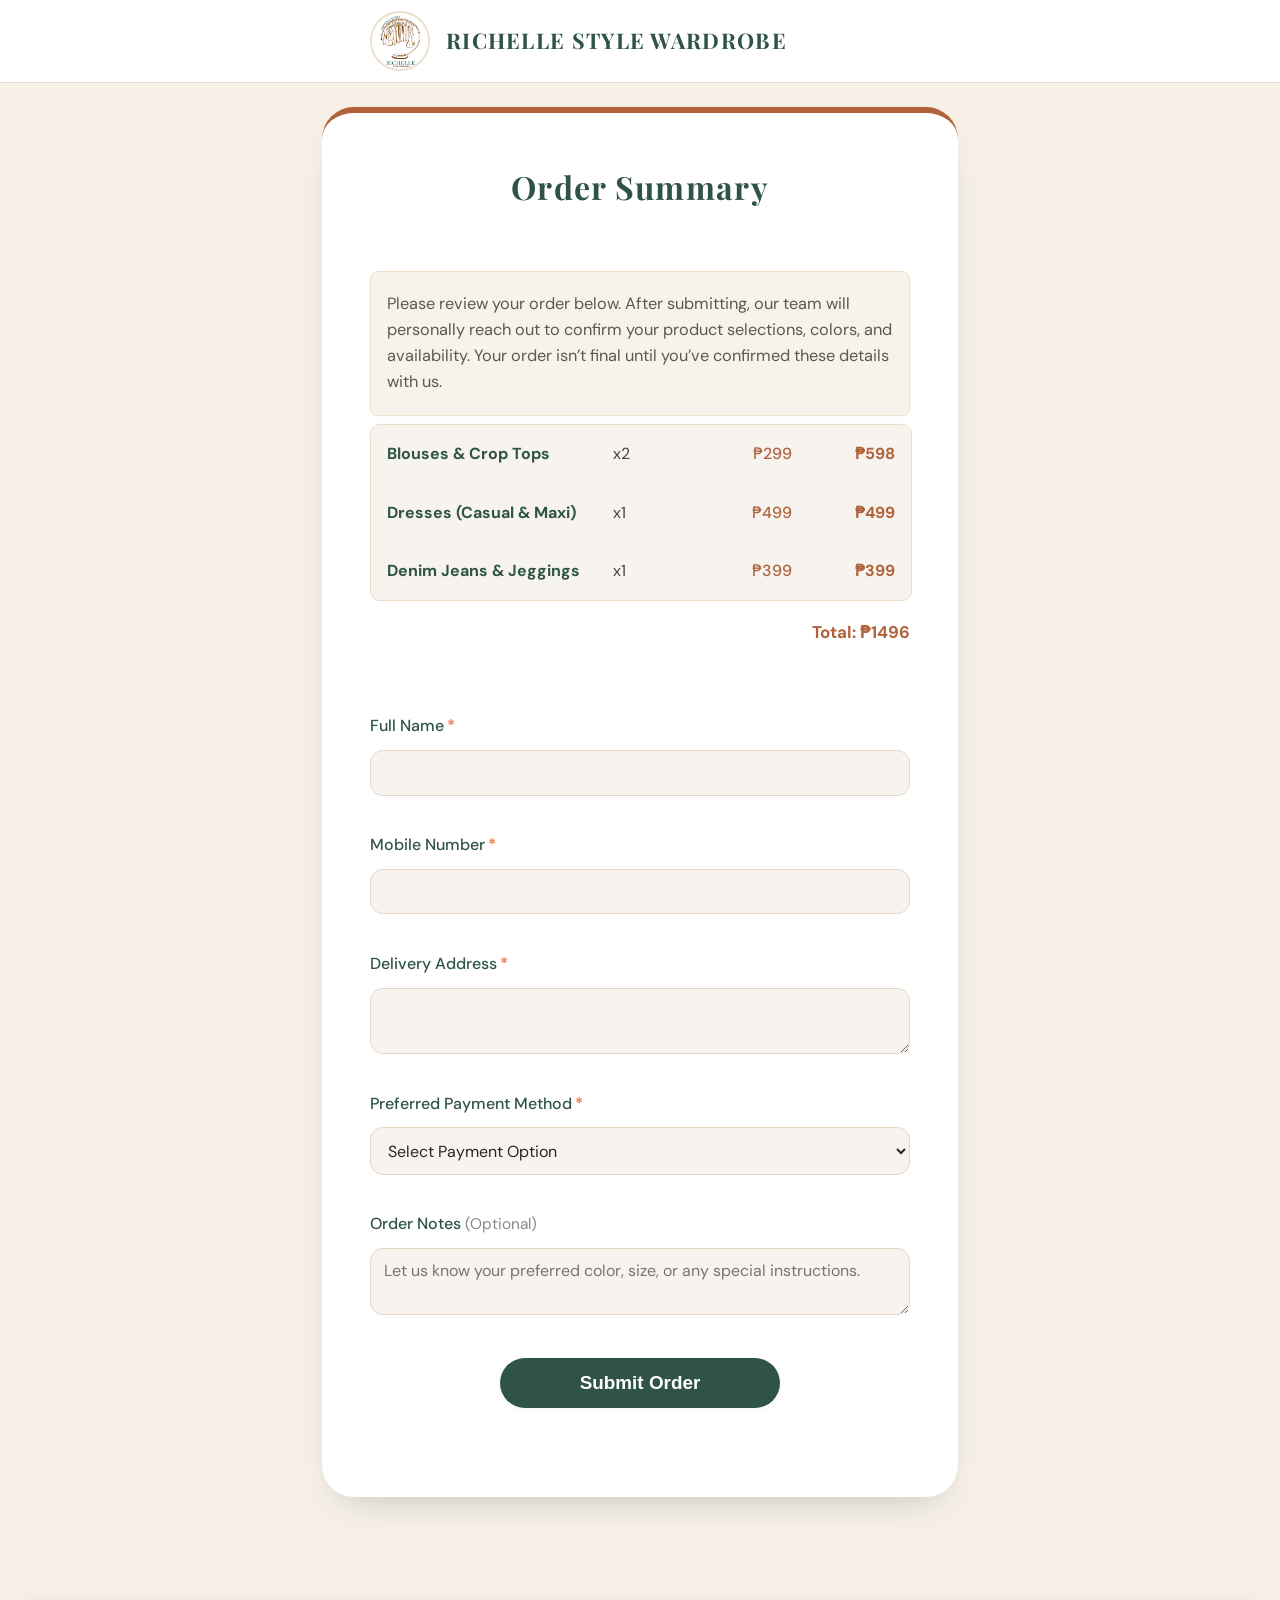
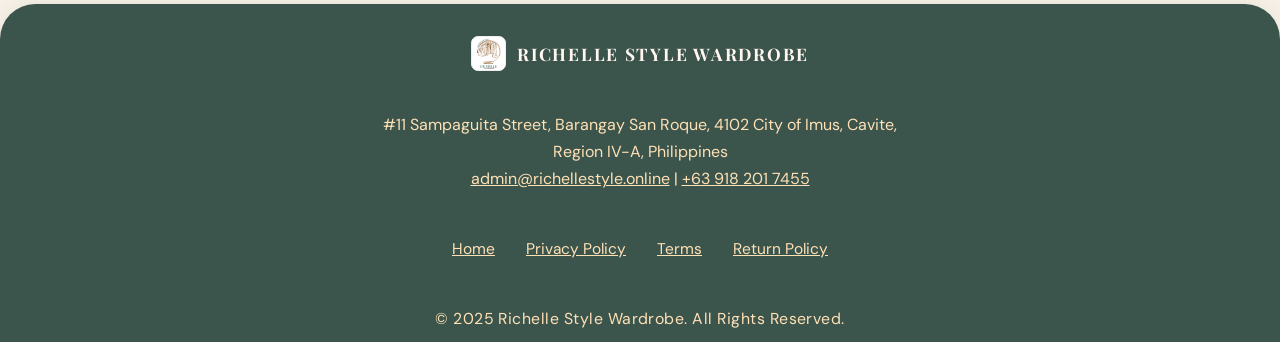
<file: order-summary.html>
<!DOCTYPE html>
<html lang="en">
<head>
  <meta charset="UTF-8">
  <meta name="viewport" content="width=device-width,initial-scale=1.0">
  <meta name="description" content="Order Summary - Richelle Style Wardrobe. Review your cart, submit your order, and get payment instructions.">
  <meta name="theme-color" content="#fff6f0">
  <link rel="icon" type="image/png" href="image/LOGO.png">
  <title>Order Summary | Richelle Style Wardrobe</title>
  <style>
    :root {
      --main-bg: #fff6f0;
      --accent: #44685B;
      --secondary: #8B5B2B;
      --text-dark: #222;
      --text-light: #fff;
      --section-bg: #fff;
      --border-radius: 14px;
      --shadow: 0 2px 14px rgba(68,104,91,0.09);
      --max-width: 540px;
      --input-bg: #f7f3ef;
      --error: #c22;
      --success: #2a864a;
    }

    html, body {
      margin: 0;
      padding: 0;
      background: var(--main-bg);
      color: var(--text-dark);
      font-family: 'Segoe UI', 'Arial', sans-serif;
      font-size: 16px;
      line-height: 1.6;
      min-height: 100vh;
    }

    body {
      display: flex;
      flex-direction: column;
      min-height: 100vh;
      align-items: center;
      justify-content: flex-start;
      background: var(--main-bg);
    }

    header {
      width: 100%;
      background: var(--section-bg);
      box-shadow: var(--shadow);
      padding: 0;
      border-bottom: 2px solid #e5ded1;
      position: sticky;
      top: 0;
      z-index: 100;
    }

    .navbar {
      display: flex;
      align-items: center;
      justify-content: space-between;
      max-width: var(--max-width);
      margin: auto;
      padding: 0.7rem 1.2rem 0.7rem 1.2rem;
    }

    .logo-box {
      display: flex;
      align-items: center;
      gap: 1rem;
    }
    .logo-box img {
      height: 48px;
      width: 48px;
      object-fit: contain;
      border-radius: 8px;
      background: #fff;
      border: 1px solid #eee;
    }
    .brand-text {
      font-family: "Georgia", serif;
      font-size: 1.35rem;
      font-weight: bold;
      color: var(--accent);
      letter-spacing: 1px;
      line-height: 1.1;
    }

    main {
      width: 100%;
      max-width: var(--max-width);
      margin: 0 auto;
      flex: 1;
      display: flex;
      flex-direction: column;
      align-items: center;
      background: var(--main-bg);
      padding: 2.2rem 1rem 1.2rem 1rem;
    }

    .summary-container {
      background: var(--section-bg);
      border-radius: var(--border-radius);
      box-shadow: var(--shadow);
      padding: 2rem 1.2rem;
      width: 100%;
      max-width: 100%;
      margin-bottom: 2.5rem;
      display: flex;
      flex-direction: column;
      align-items: center;
    }

    .summary-title {
      font-family: "Georgia", serif;
      font-size: 2rem;
      color: var(--accent);
      font-weight: 700;
      margin: 0 0 1.2em 0;
      letter-spacing: 0.04em;
      text-align: center;
    }

    .cart-review {
      width: 100%;
      margin-bottom: 2em;
    }

    .cart-list {
      width: 100%;
      margin: 0 0 1.1em 0;
      padding: 0;
      list-style: none;
      border-radius: 10px;
      background: var(--input-bg);
      border: 1px solid #ebddc7;
      box-shadow: 0 1px 5px rgba(176,135,71,0.03);
    }
    .cart-list li {
      display: flex;
      align-items: center;
      justify-content: space-between;
      padding: 1em 1em;
      border-bottom: 1px solid #f4eee4;
      font-size: 1em;
    }
    .cart-list li:last-child {
      border-bottom: none;
    }
    .cart-prod-name {
      font-weight: bold;
      color: var(--accent);
      flex: 2 1 120px;
    }
    .cart-prod-qty {
      color: #444;
      margin: 0 0.6em;
      flex: 1 0 28px;
    }
    .cart-prod-price {
      color: var(--secondary);
      font-weight: 500;
      flex: 1 0 44px;
      text-align: right;
    }
    .cart-prod-total {
      color: var(--secondary);
      font-weight: bold;
      flex: 1 0 55px;
      text-align: right;
    }
    .cart-total-row {
      display: flex;
      justify-content: flex-end;
      font-weight: bold;
      color: var(--secondary);
      font-size: 1.06em;
      margin-top: 1em;
      margin-bottom: 0.5em;
    }

    /* Customer Info Form */
    .customer-form {
      width: 100%;
      max-width: 100%;
      margin-top: 1.7em;
      margin-bottom: 1.7em;
      display: flex;
      flex-direction: column;
      gap: 1.2em;
    }
    .form-row {
      display: flex;
      flex-direction: column;
      gap: 0.5em;
    }
    label {
      font-weight: 500;
      color: var(--accent);
      margin-bottom: 0.2em;
      font-size: 1em;
    }
    input, select, textarea {
      font-size: 1em;
      border-radius: 7px;
      border: 1.3px solid #e6d7c5;
      background: var(--input-bg);
      padding: 0.7em 0.8em;
      outline: none;
      margin-bottom: 0.1em;
      font-family: inherit;
      color: var(--text-dark);
      transition: border 0.11s;
      box-sizing: border-box;
    }
    input:focus, select:focus, textarea:focus {
      border-color: var(--accent);
    }
    textarea {
      min-height: 47px;
      resize: vertical;
    }
    .required {
      color: #e88050;
      font-weight: bold;
      margin-left: 0.2em;
    }
    .error-msg {
      color: var(--error);
      font-size: 0.98em;
      margin-top: 0.2em;
      margin-bottom: 0.3em;
    }
    .success-msg {
      color: var(--success);
      font-size: 1.1em;
      font-weight: bold;
      margin-top: 0.5em;
      margin-bottom: 1em;
      text-align: center;
    }

    /* Checkout Button */
    .checkout-btn {
      background: var(--accent);
      color: var(--text-light);
      border: none;
      border-radius: 8px;
      font-size: 1.18em;
      font-weight: 600;
      padding: 0.75em 2em;
      cursor: pointer;
      transition: background 0.16s;
      box-shadow: 0 2px 8px rgba(34,34,34,0.04);
      margin-top: 1.2em;
      margin-bottom: 0.7em;
      width: 100%;
      max-width: 280px;
      align-self: center;
    }
    .checkout-btn:hover {
      background: #2c453b;
    }

    .info-block {
      background: #f8f3ea;
      border-radius: 8px;
      padding: 1.2em 1em;
      color: #5b594f;
      font-size: 1.02em;
      margin: 1.2em 0 0.5em 0;
      box-shadow: 0 1px 7px rgba(176,135,71,0.03);
      border: 1px solid #f1e1c9;
    }
    .info-block strong {
      color: var(--accent);
    }

    /* Confirmation Section */
    .confirmation-block {
      background: #f1f8f5;
      border-radius: 10px;
      padding: 2em 1.2em;
      color: #295c45;
      text-align: center;
      font-size: 1.12em;
      box-shadow: 0 2px 12px rgba(34,102,81,0.07);
      margin-top: 1.2em;
      margin-bottom: 1em;
      border: 1px solid #d6e8e2;
    }
    .confirmation-block strong {
      color: #24704b;
      font-weight: bold;
    }

    /* Footer */
    footer {
      background: #3b544c;
      color: #ffe1b6;
      border-top: 2px solid #44685B;
      box-shadow: 0 -2px 14px rgba(68,104,91,0.08);
      font-size: 1em;
      width: 100%;
      margin-top: 2.2rem;
      position: relative;
    }
    .footer-content {
      max-width: var(--max-width);
      margin: auto;
      padding: 2em 1.2em 1em 1.2em;
      display: flex;
      flex-direction: column;
      align-items: center;
      gap: 1.5em;
    }
    .footer-logo {
      display: flex;
      align-items: center;
      gap: 0.7em;
      margin-bottom: 0.5em;
    }
    .footer-logo img {
      height: 33px;
      width: 33px;
      object-fit: contain;
      border-radius: 7px;
      background: #fff;
      border: 1px solid #eee;
    }
    .footer-brand {
      color: #fff6f0;
      font-weight: bold;
      font-family: "Georgia", serif;
      font-size: 1.08em;
      letter-spacing: 0.09em;
      text-shadow: 0 1px 4px rgba(0,0,0,0.04);
    }
    .footer-contact {
      margin: 0.5em 0 0.5em 0;
      color: #ffe1b6;
      font-size: 1em;
      text-align: center;
      line-height: 1.7em;
    }
    .footer-contact a {
      color: #ffe1b6;
      text-decoration: underline;
      transition: color 0.13s;
    }
    .footer-contact a:hover {
      color: #fff;
    }
    .footer-links {
      margin: 0.8em 0 0.8em 0;
      display: flex;
      gap: 1em;
      justify-content: center;
      flex-wrap: wrap;
      font-size: 0.97em;
    }
    .footer-links a {
      color: #ffe1b6;
      text-decoration: underline;
      transition: color 0.13s;
      margin: 0 0.5em;
    }
    .footer-links a:hover {
      color: #fff;
    }
    .footer-bottom {
      width: 100%;
      text-align: center;
      font-size: 0.99em;
      color: #ffe1b6;
      padding: 1em 0 0.7em 0;
      letter-spacing: 0.03em;
    }
    @media (max-width: 540px) {
      main {
        padding: 1.2rem 0.2rem 0.5rem 0.2rem;
      }
      .summary-container {
        padding: 1.1rem 0.3rem;
      }
      .footer-content {
        padding: 1.2em 0.2em 1em 0.2em;
        gap: 1em;
      }
    }
  </style>
  <link rel="preconnect" href="https://fonts.googleapis.com"><link rel="preconnect" href="https://fonts.gstatic.com" crossorigin><link href="https://fonts.googleapis.com/css2?family=DM+Sans:wght@400;500;700&family=Playfair+Display:wght@600;700;800&display=swap" rel="stylesheet"><link rel="stylesheet" href="polish.css">
</head>
<body>
  <header>
    <div class="navbar">
      <div class="logo-box">
        <img src="image/LOGO.png" alt="Richelle Style Wardrobe Logo">
        <span class="brand-text">RICHELLE STYLE WARDROBE</span>
      </div>
    </div>
  </header>
  <main>
    <div class="summary-container">
      <div class="summary-title">Order Summary</div>
      <div class="info-block" id="info-block">
        Please review your order below. After submitting, our team will personally reach out to confirm your product selections, colors, and availability. Your order isn’t final until you’ve confirmed these details with us.
      </div>
      <div class="cart-review" id="cart-review">
        <ul class="cart-list" id="cart-list">
          <!-- Cart items will be injected here by JS -->
        </ul>
        <div class="cart-total-row" id="cart-total-row">Total: ₱<span id="cart-total">0</span></div>
      </div>
      <form class="customer-form" id="customer-form" autocomplete="on">
        <div class="form-row">
          <label for="customer-name">Full Name<span class="required">*</span></label>
          <input type="text" id="customer-name" name="customer-name" required autocomplete="name">
          <div class="error-msg" id="error-name"></div>
        </div>
        <div class="form-row">
          <label for="customer-phone">Mobile Number<span class="required">*</span></label>
          <input type="tel" id="customer-phone" name="customer-phone" required autocomplete="tel" pattern="^09\d{9}$|^\+639\d{9}$">
          <div class="error-msg" id="error-phone"></div>
        </div>
        <div class="form-row">
          <label for="customer-address">Delivery Address<span class="required">*</span></label>
          <textarea id="customer-address" name="customer-address" required autocomplete="street-address"></textarea>
          <div class="error-msg" id="error-address"></div>
        </div>
        <div class="form-row">
          <label for="payment-method">Preferred Payment Method<span class="required">*</span></label>
          <select id="payment-method" name="payment-method" required>
            <option value="">Select Payment Option</option>
            <option value="GCash">GCash</option>
            <option value="Bank Transfer">Bank Transfer (BDO)</option>
            <option value="COD">Cash on Delivery (Cavite only)</option>
          </select>
          <div class="error-msg" id="error-payment"></div>
        </div>
        <div class="form-row">
          <label for="customer-note">Order Notes <span style="color:#888;font-weight:400;font-size:0.96em;">(Optional)</span></label>
          <textarea id="customer-note" name="customer-note" autocomplete="off" placeholder="Let us know your preferred color, size, or any special instructions."></textarea>
        </div>
        <button type="submit" class="checkout-btn" id="submit-order-btn">Submit Order</button>
        <div class="success-msg" id="submit-success" style="display:none;"></div>
      </form>
      <div class="info-block" id="payment-info" style="display:none;">
        <strong>Next Steps:</strong> Once you confirm your order details with our team, we'll send you a secure payment link based on your selected payment method.<br>
        <br>
        Please complete your payment within <strong>24 hours</strong> to ensure your order is processed. Orders will be automatically canceled if payment is not received within this window. Thank you for your understanding!
      </div>
      <div class="confirmation-block" id="confirmation-block" style="display:none;">
        <strong>Order Submitted Successfully!</strong>
        <br><br>
        Thank you for placing your order with Richelle Style Wardrobe. One of our team members will reach out shortly to help finalize your order details, including colors, availability, and any custom preferences.
        <br><br>
        Please verify all details when contacted. After confirmation, you’ll receive a secure payment link for your chosen method. Kindly complete payment within <strong>24 hours</strong> to avoid automatic cancellation.
        <br><br>
        We appreciate your trust in us and look forward to assisting you!
      </div>
    </div>
  </main>
  <footer>
    <div class="footer-content">
      <div class="footer-logo">
        <img src="image/LOGO.png" alt="Richelle Style Wardrobe Footer Logo">
        <span class="footer-brand">RICHELLE STYLE WARDROBE</span>
      </div>
      <div class="footer-contact">
        #11 Sampaguita Street, Barangay San Roque, 4102 City of Imus, Cavite, Region IV-A, Philippines<br>
        <a href="mailto:admin@richellestyle.online">admin@richellestyle.online</a> |
        <a href="tel:+639182017455">+63 918 201 7455</a>
      </div>
      <div class="footer-links"><a href="index.html">Home</a>
        <a href="privacy-policy.html">Privacy Policy</a>
        <a href="terms.html">Terms</a>
        <a href="refund-policy.html">Return Policy</a>
      </div>
    </div>
    <div class="footer-bottom">
      &copy; 2025 Richelle Style Wardrobe. All Rights Reserved.
    </div>
  </footer>
  <script>
    // Demo cart data for illustration (replace with actual cart logic)
    let cart = [
      {name: "Blouses & Crop Tops", price: 299, qty: 2},
      {name: "Dresses (Casual & Maxi)", price: 499, qty: 1},
      {name: "Denim Jeans & Jeggings", price: 399, qty: 1}
    ];

    // Renders cart items on the summary page
    function renderCart() {
      const cartList = document.getElementById('cart-list');
      const cartTotalRow = document.getElementById('cart-total-row');
      let total = 0;
      cartList.innerHTML = "";
      if (cart.length === 0) {
        cartList.innerHTML = '<li style="text-align:center;color:#888;font-style:italic;padding:1.2em;">Your cart is empty.</li>';
        cartTotalRow.innerHTML = '';
        return;
      }
      cart.forEach(item => {
        const lineTotal = item.price * item.qty;
        total += lineTotal;
        const li = document.createElement('li');
        li.innerHTML =
          `<span class="cart-prod-name">${item.name}</span>
           <span class="cart-prod-qty">x${item.qty}</span>
           <span class="cart-prod-price">₱${item.price}</span>
           <span class="cart-prod-total">₱${lineTotal}</span>`;
        cartList.appendChild(li);
      });
      cartTotalRow.innerHTML = `Total: ₱<span id="cart-total">${total}</span>`;
    }
    renderCart();

    // Form Validation
    function validateForm() {
      let valid = true;
      // Name validation
      const name = document.getElementById('customer-name').value.trim();
      if (!name) {
        document.getElementById('error-name').textContent = "Please enter your full name.";
        valid = false;
      } else {
        document.getElementById('error-name').textContent = "";
      }
      // Phone validation
      const phone = document.getElementById('customer-phone').value.trim();
      const phonePattern = /^09\d{9}$|^\+639\d{9}$/;
      if (!phone) {
        document.getElementById('error-phone').textContent = "Please enter your mobile number.";
        valid = false;
      } else if (!phonePattern.test(phone)) {
        document.getElementById('error-phone').textContent = "Enter a valid PH mobile number (e.g. 09XXXXXXXXX or +639XXXXXXXXX).";
        valid = false;
      } else {
        document.getElementById('error-phone').textContent = "";
      }
      // Address
      const address = document.getElementById('customer-address').value.trim();
      if (!address) {
        document.getElementById('error-address').textContent = "Delivery address is required.";
        valid = false;
      } else {
        document.getElementById('error-address').textContent = "";
      }
      // Payment
      const payment = document.getElementById('payment-method').value;
      if (!payment) {
        document.getElementById('error-payment').textContent = "Please select a payment method.";
        valid = false;
      } else {
        document.getElementById('error-payment').textContent = "";
      }
      return valid;
    }

    // Handle form submission
    document.getElementById('customer-form').addEventListener('submit', function(e){
      e.preventDefault();
      if (!validateForm()) return;

      // Hide form and show confirmation
      document.getElementById('customer-form').style.display = "none";
      document.getElementById('info-block').style.display = "none";
      document.getElementById('payment-info').style.display = "";
      document.getElementById('confirmation-block').style.display = "";

      // Display success message
      document.getElementById('submit-success').style.display = "none";
    });
  </script>
</body>
</html>
</file>
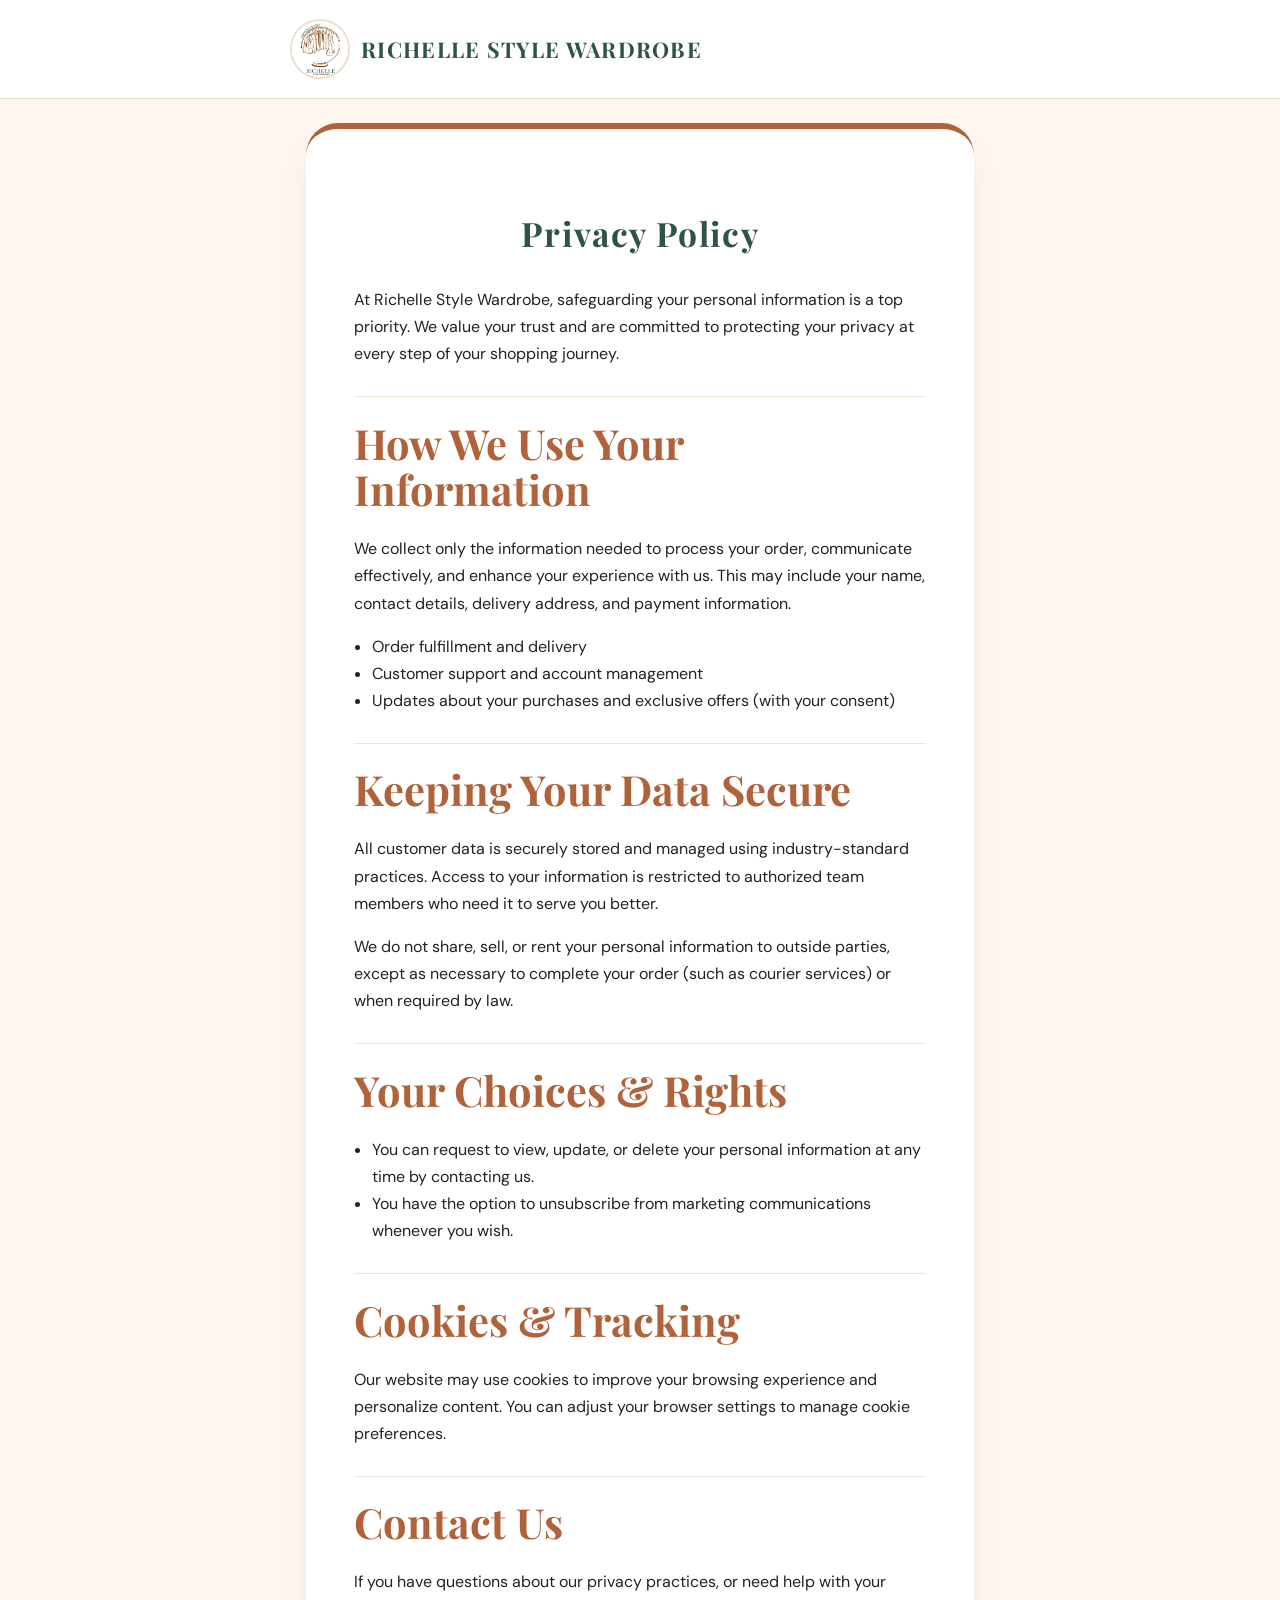
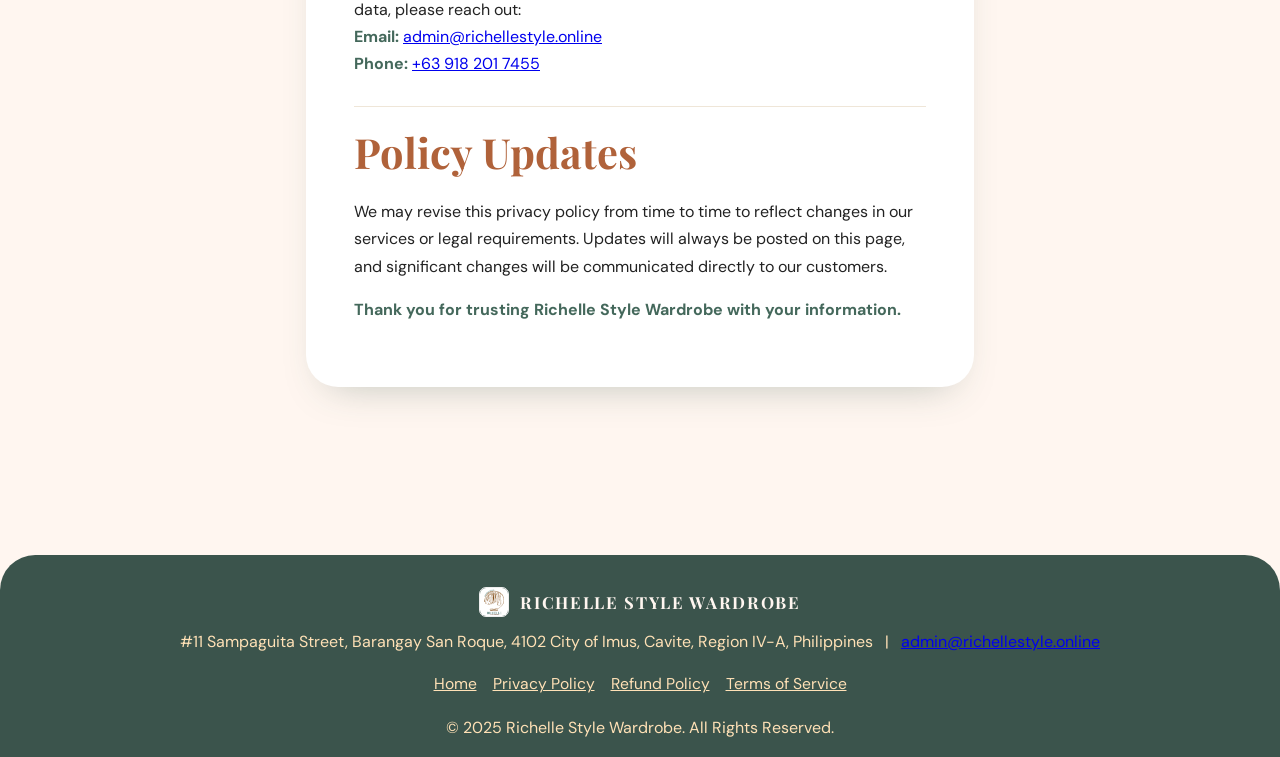
<file: privacy-policy.html>
<!DOCTYPE html>
<html lang="en">
<head>
  <meta charset="UTF-8">
  <meta name="viewport" content="width=device-width,initial-scale=1.0">
  <meta name="description" content="Richelle Style Wardrobe Privacy Policy. Learn how we protect your personal information and keep your data secure.">
  <meta name="theme-color" content="#fff6f0">
  <title>Privacy Policy | Richelle Style Wardrobe</title>
  <link rel="icon" type="image/png" href="image/LOGO.png">
  <style>
    body {
      background: #fff6f0;
      color: #222;
      font-family: 'Segoe UI', Arial, sans-serif;
      margin: 0;
      padding: 0;
      font-size: 16px;
      line-height: 1.7;
      min-height: 100vh;
      display: flex;
      flex-direction: column;
    }
    header {
      background: #fff;
      border-bottom: 2px solid #e5ded1;
      box-shadow: 0 2px 10px rgba(68,104,91,0.04);
      padding: 0.7em 0;
    }
    .navbar {
      max-width: 700px;
      margin: auto;
      padding: 0.5em 1em;
      display: flex;
      align-items: center;
      gap: 1em;
    }
    .logo-box {
      display: flex;
      align-items: center;
      gap: 0.7em;
    }
    .logo-box img {
      width: 38px;
      height: 38px;
      border-radius: 9px;
      object-fit: contain;
      background: #fff;
      border: 1px solid #eee;
    }
    .brand-text {
      font-family: Georgia, serif;
      font-weight: bold;
      color: #44685B;
      font-size: 1.18em;
      letter-spacing: 0.06em;
    }
    main {
      flex: 1;
      max-width: 700px;
      margin: 0 auto;
      background: #fff6f0;
      padding: 2.2em 1em 1.5em 1em;
      box-sizing: border-box;
    }
    .policy-container {
      background: #fff;
      border-radius: 15px;
      box-shadow: 0 2px 14px rgba(68,104,91,0.07);
      padding: 2.2em 1.3em;
    }
    h1 {
      font-size: 2.1em;
      font-family: Georgia, serif;
      color: #44685B;
      margin-bottom: 0.7em;
      letter-spacing: 0.04em;
      text-align: center;
    }
    h2 {
      color: #8B5B2B;
      font-size: 1.15em;
      margin-top: 2em;
      margin-bottom: 0.5em;
      font-weight: bold;
    }
    ul, ol {
      margin: 1em 0 1em 1.1em;
      padding: 0;
    }
    strong {
      color: #44685B;
    }
    footer {
      background: #3b544c;
      color: #ffe1b6;
      border-top: 2px solid #44685B;
      padding: 2em 1em 1em 1em;
      text-align: center;
      font-size: 1em;
      margin-top: 2em;
    }
    .footer-logo {
      display: flex;
      align-items: center;
      justify-content: center;
      gap: 0.7em;
      margin-bottom: 0.7em;
    }
    .footer-logo img {
      width: 28px; height: 28px; border-radius: 7px; background: #fff; border: 1px solid #eee;
    }
    .footer-brand {
      font-family: Georgia, serif;
      font-weight: bold;
      color: #fff6f0;
      font-size: 1.04em;
      letter-spacing: 0.09em;
    }
    .footer-links {
      margin: 1em 0 0.7em 0;
      display: flex;
      gap: 1em;
      justify-content: center;
      flex-wrap: wrap;
    }
    .footer-links a {
      color: #ffe1b6;
      text-decoration: underline;
      transition: color .14s;
      font-size: .98em;
    }
    .footer-links a:hover {
      color: #fff;
    }
    @media (max-width: 700px){
      main, .policy-container, header, footer { padding-left: 0.3em; padding-right: 0.3em;}
    }
    @media (max-width: 450px){
      .policy-container { padding: 1.2em 0.3em;}
      h1 { font-size: 1.3em;}
    }
  </style>
  <link rel="preconnect" href="https://fonts.googleapis.com"><link rel="preconnect" href="https://fonts.gstatic.com" crossorigin><link href="https://fonts.googleapis.com/css2?family=DM+Sans:wght@400;500;700&family=Playfair+Display:wght@600;700;800&display=swap" rel="stylesheet"><link rel="stylesheet" href="polish.css">
</head>
<body>
  <header>
    <nav class="navbar">
      <div class="logo-box">
        <img src="image/LOGO.png" alt="Richelle Style Wardrobe Logo">
        <span class="brand-text">RICHELLE STYLE WARDROBE</span>
      </div>
    </nav>
  </header>
  <main>
    <section class="policy-container">
      <h1>Privacy Policy</h1>
      <p>
        At Richelle Style Wardrobe, safeguarding your personal information is a top priority. We value your trust and are committed to protecting your privacy at every step of your shopping journey.
      </p>
      <h2>How We Use Your Information</h2>
      <p>
        We collect only the information needed to process your order, communicate effectively, and enhance your experience with us. This may include your name, contact details, delivery address, and payment information.
      </p>
      <ul>
        <li>Order fulfillment and delivery</li>
        <li>Customer support and account management</li>
        <li>Updates about your purchases and exclusive offers (with your consent)</li>
      </ul>
      <h2>Keeping Your Data Secure</h2>
      <p>
        All customer data is securely stored and managed using industry-standard practices. Access to your information is restricted to authorized team members who need it to serve you better.
      </p>
      <p>
        We do not share, sell, or rent your personal information to outside parties, except as necessary to complete your order (such as courier services) or when required by law.
      </p>
      <h2>Your Choices & Rights</h2>
      <ul>
        <li>You can request to view, update, or delete your personal information at any time by contacting us.</li>
        <li>You have the option to unsubscribe from marketing communications whenever you wish.</li>
      </ul>
      <h2>Cookies & Tracking</h2>
      <p>
        Our website may use cookies to improve your browsing experience and personalize content. You can adjust your browser settings to manage cookie preferences.
      </p>
      <h2>Contact Us</h2>
      <p>
        If you have questions about our privacy practices, or need help with your data, please reach out:
        <br>
        <strong>Email:</strong> <a href="mailto:admin@richellestyle.online">admin@richellestyle.online</a>
        <br>
        <strong>Phone:</strong> <a href="tel:+639182017455">+63 918 201 7455</a>
      </p>
      <h2>Policy Updates</h2>
      <p>
        We may revise this privacy policy from time to time to reflect changes in our services or legal requirements. Updates will always be posted on this page, and significant changes will be communicated directly to our customers.
      </p>
      <p>
        <strong>Thank you for trusting Richelle Style Wardrobe with your information.</strong>
      </p>
    </section>
  </main>
  <footer>
    <div class="footer-logo">
      <img src="image/LOGO.png" alt="Richelle Style Wardrobe Footer Logo">
      <span class="footer-brand">RICHELLE STYLE WARDROBE</span>
    </div>
    <div>
      #11 Sampaguita Street, Barangay San Roque, 4102 City of Imus, Cavite, Region IV-A, Philippines &nbsp; | &nbsp;
      <a href="mailto:admin@richellestyle.online">admin@richellestyle.online</a>
    </div>
    <div class="footer-links"><a href="index.html">Home</a>
      <a href="privacy-policy.html">Privacy Policy</a>
      <a href="refund-policy.html">Refund Policy</a>
      <a href="terms.html">Terms of Service</a>
    </div>
    <div style="margin-top:1em;">&copy; 2025 Richelle Style Wardrobe. All Rights Reserved.</div>
  </footer>
</body>
</html>
</file>
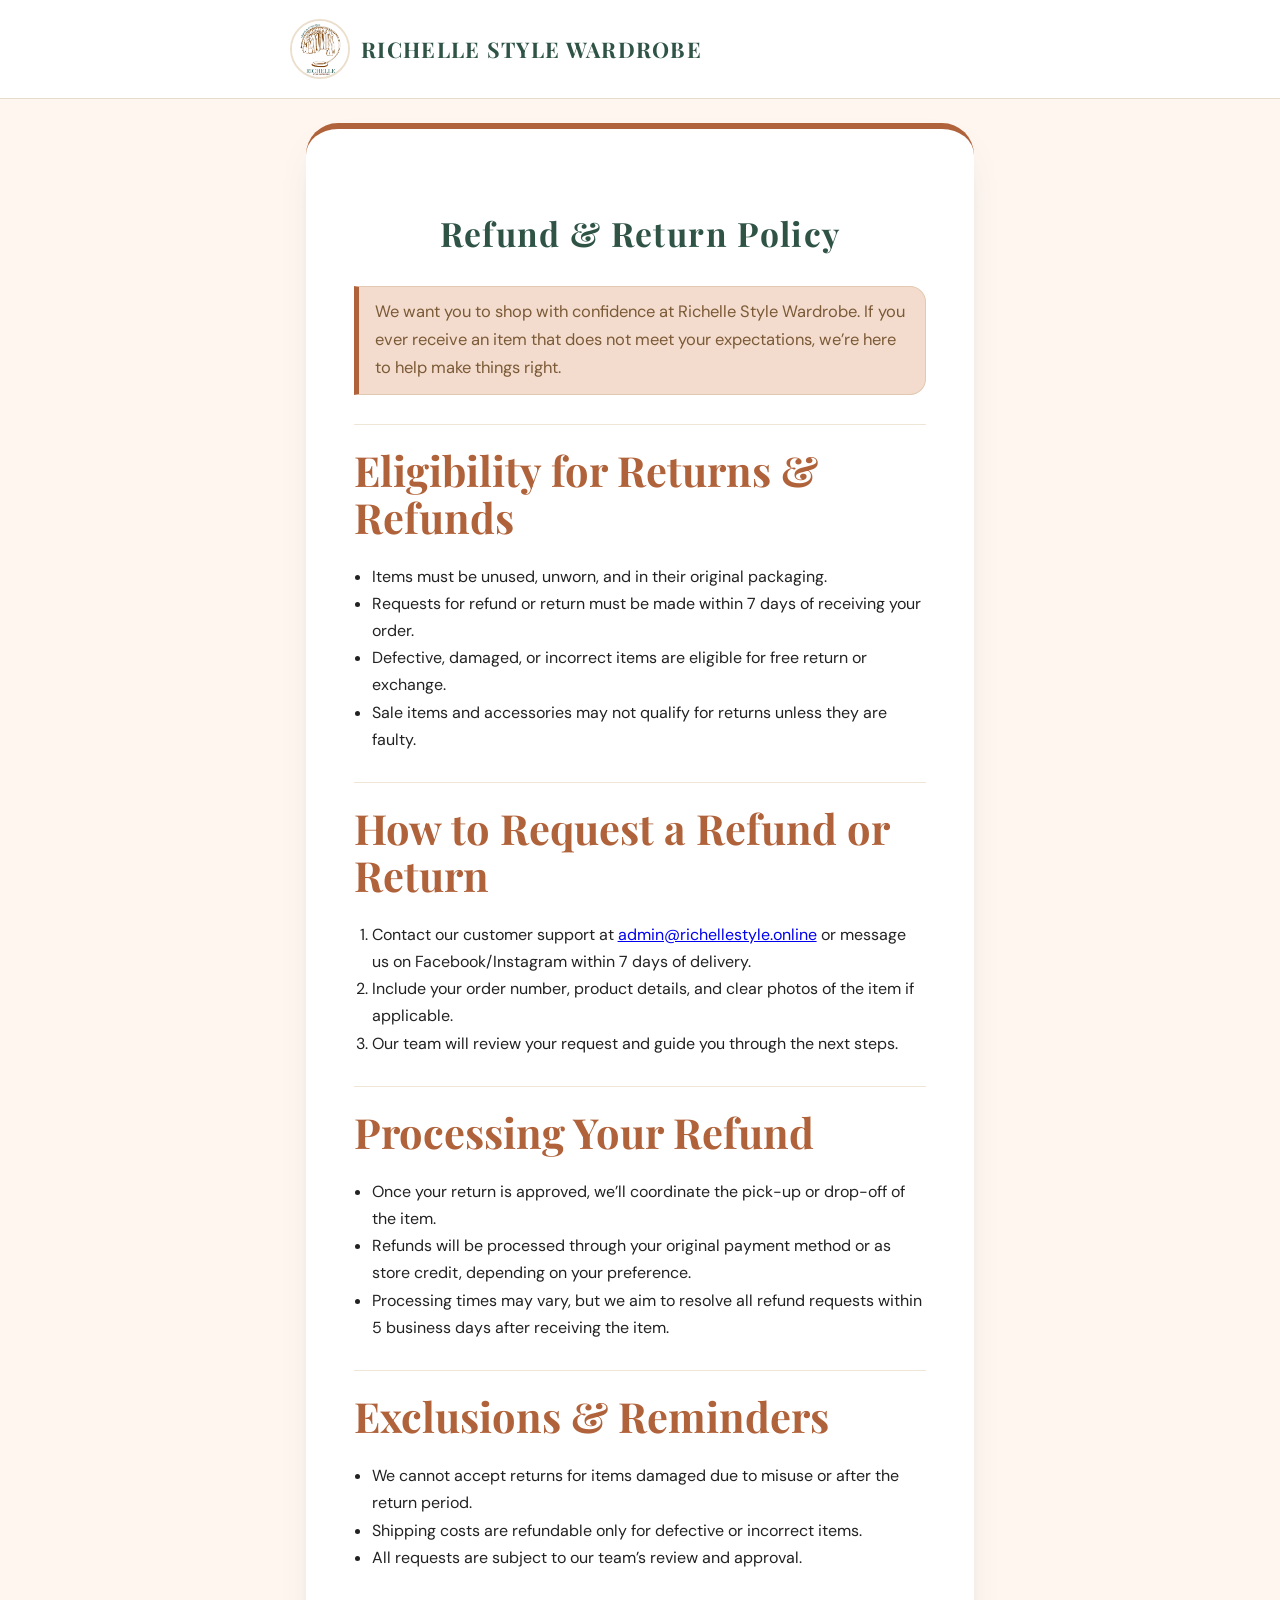
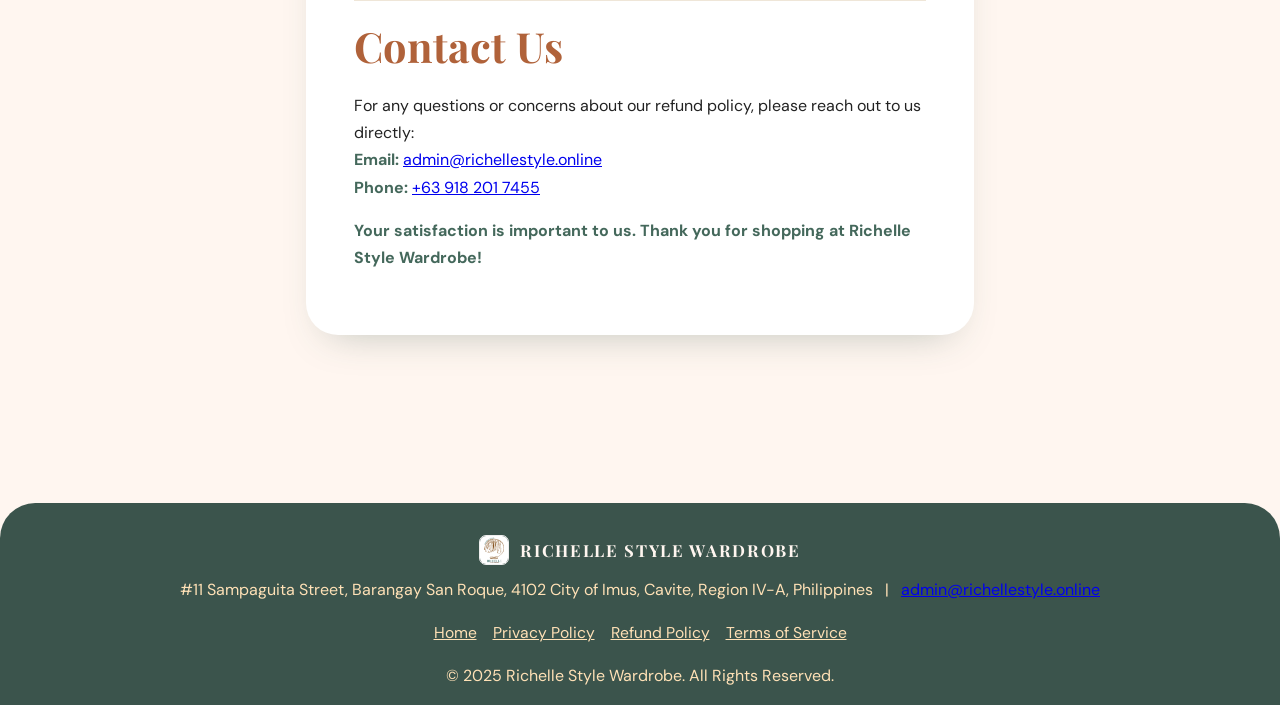
<file: refund-policy.html>
<!DOCTYPE html>
<html lang="en">
<head>
  <meta charset="UTF-8">
  <meta name="viewport" content="width=device-width,initial-scale=1.0">
  <meta name="description" content="Richelle Style Wardrobe Refund Policy. Learn how refunds and returns are processed for your orders.">
  <meta name="theme-color" content="#fff6f0">
  <title>Refund Policy | Richelle Style Wardrobe</title>
  <link rel="icon" type="image/png" href="image/LOGO.png">
  <style>
    body {
      background: #fff6f0;
      color: #222;
      font-family: 'Segoe UI', Arial, sans-serif;
      margin: 0;
      padding: 0;
      font-size: 16px;
      line-height: 1.7;
      min-height: 100vh;
      display: flex;
      flex-direction: column;
    }
    header {
      background: #fff;
      border-bottom: 2px solid #e5ded1;
      box-shadow: 0 2px 10px rgba(68,104,91,0.04);
      padding: 0.7em 0;
    }
    .navbar {
      max-width: 700px;
      margin: auto;
      padding: 0.5em 1em;
      display: flex;
      align-items: center;
      gap: 1em;
    }
    .logo-box {
      display: flex;
      align-items: center;
      gap: 0.7em;
    }
    .logo-box img {
      width: 38px;
      height: 38px;
      border-radius: 9px;
      object-fit: contain;
      background: #fff;
      border: 1px solid #eee;
    }
    .brand-text {
      font-family: Georgia, serif;
      font-weight: bold;
      color: #44685B;
      font-size: 1.18em;
      letter-spacing: 0.06em;
    }
    main {
      flex: 1;
      max-width: 700px;
      margin: 0 auto;
      background: #fff6f0;
      padding: 2.2em 1em 1.5em 1em;
      box-sizing: border-box;
    }
    .policy-container {
      background: #fff;
      border-radius: 15px;
      box-shadow: 0 2px 14px rgba(68,104,91,0.07);
      padding: 2.2em 1.3em;
    }
    h1 {
      font-size: 2.1em;
      font-family: Georgia, serif;
      color: #44685B;
      margin-bottom: 0.7em;
      letter-spacing: 0.04em;
      text-align: center;
    }
    h2 {
      color: #8B5B2B;
      font-size: 1.15em;
      margin-top: 2em;
      margin-bottom: 0.5em;
      font-weight: bold;
    }
    ul, ol {
      margin: 1em 0 1em 1.1em;
      padding: 0;
    }
    strong {
      color: #44685B;
    }
    .highlight {
      background: #faefe1;
      border-radius: 7px;
      padding: 0.7em 1em;
      font-size: 1.03em;
      color: #7b5a37;
      margin: 1em 0;
      border: 1px solid #e2c9b1;
    }
    footer {
      background: #3b544c;
      color: #ffe1b6;
      border-top: 2px solid #44685B;
      padding: 2em 1em 1em 1em;
      text-align: center;
      font-size: 1em;
      margin-top: 2em;
    }
    .footer-logo {
      display: flex;
      align-items: center;
      justify-content: center;
      gap: 0.7em;
      margin-bottom: 0.7em;
    }
    .footer-logo img {
      width: 28px; height: 28px; border-radius: 7px; background: #fff; border: 1px solid #eee;
    }
    .footer-brand {
      font-family: Georgia, serif;
      font-weight: bold;
      color: #fff6f0;
      font-size: 1.04em;
      letter-spacing: 0.09em;
    }
    .footer-links {
      margin: 1em 0 0.7em 0;
      display: flex;
      gap: 1em;
      justify-content: center;
      flex-wrap: wrap;
    }
    .footer-links a {
      color: #ffe1b6;
      text-decoration: underline;
      transition: color .14s;
      font-size: .98em;
    }
    .footer-links a:hover {
      color: #fff;
    }
    @media (max-width: 700px){
      main, .policy-container, header, footer { padding-left: 0.3em; padding-right: 0.3em;}
    }
    @media (max-width: 450px){
      .policy-container { padding: 1.2em 0.3em;}
      h1 { font-size: 1.3em;}
    }
  </style>
  <link rel="preconnect" href="https://fonts.googleapis.com"><link rel="preconnect" href="https://fonts.gstatic.com" crossorigin><link href="https://fonts.googleapis.com/css2?family=DM+Sans:wght@400;500;700&family=Playfair+Display:wght@600;700;800&display=swap" rel="stylesheet"><link rel="stylesheet" href="polish.css">
</head>
<body>
  <header>
    <nav class="navbar">
      <div class="logo-box">
        <img src="image/LOGO.png" alt="Richelle Style Wardrobe Logo">
        <span class="brand-text">RICHELLE STYLE WARDROBE</span>
      </div>
    </nav>
  </header>
  <main>
    <section class="policy-container">
      <h1>Refund & Return Policy</h1>
      <div class="highlight">
        We want you to shop with confidence at Richelle Style Wardrobe. If you ever receive an item that does not meet your expectations, we’re here to help make things right.
      </div>
      <h2>Eligibility for Returns & Refunds</h2>
      <ul>
        <li>Items must be unused, unworn, and in their original packaging.</li>
        <li>Requests for refund or return must be made within 7 days of receiving your order.</li>
        <li>Defective, damaged, or incorrect items are eligible for free return or exchange.</li>
        <li>Sale items and accessories may not qualify for returns unless they are faulty.</li>
      </ul>
      <h2>How to Request a Refund or Return</h2>
      <ol>
        <li>Contact our customer support at <a href="mailto:admin@richellestyle.online">admin@richellestyle.online</a> or message us on Facebook/Instagram within 7 days of delivery.</li>
        <li>Include your order number, product details, and clear photos of the item if applicable.</li>
        <li>Our team will review your request and guide you through the next steps.</li>
      </ol>
      <h2>Processing Your Refund</h2>
      <ul>
        <li>Once your return is approved, we’ll coordinate the pick-up or drop-off of the item.</li>
        <li>Refunds will be processed through your original payment method or as store credit, depending on your preference.</li>
        <li>Processing times may vary, but we aim to resolve all refund requests within 5 business days after receiving the item.</li>
      </ul>
      <h2>Exclusions & Reminders</h2>
      <ul>
        <li>We cannot accept returns for items damaged due to misuse or after the return period.</li>
        <li>Shipping costs are refundable only for defective or incorrect items.</li>
        <li>All requests are subject to our team’s review and approval.</li>
      </ul>
      <h2>Contact Us</h2>
      <p>
        For any questions or concerns about our refund policy, please reach out to us directly:
        <br>
        <strong>Email:</strong> <a href="mailto:admin@richellestyle.online">admin@richellestyle.online</a>
        <br>
        <strong>Phone:</strong> <a href="tel:+639182017455">+63 918 201 7455</a>
      </p>
      <p>
        <strong>Your satisfaction is important to us. Thank you for shopping at Richelle Style Wardrobe!</strong>
      </p>
    </section>
  </main>
  <footer>
    <div class="footer-logo">
      <img src="image/LOGO.png" alt="Richelle Style Wardrobe Footer Logo">
      <span class="footer-brand">RICHELLE STYLE WARDROBE</span>
    </div>
    <div>
      #11 Sampaguita Street, Barangay San Roque, 4102 City of Imus, Cavite, Region IV-A, Philippines &nbsp; | &nbsp;
      <a href="mailto:admin@richellestyle.online">admin@richellestyle.online</a>
    </div>
    <div class="footer-links"><a href="index.html">Home</a>
      <a href="privacy-policy.html">Privacy Policy</a>
      <a href="refund-policy.html">Refund Policy</a>
      <a href="terms.html">Terms of Service</a>
    </div>
    <div style="margin-top:1em;">&copy; 2025 Richelle Style Wardrobe. All Rights Reserved.</div>
  </footer>
</body>
</html>
</file>
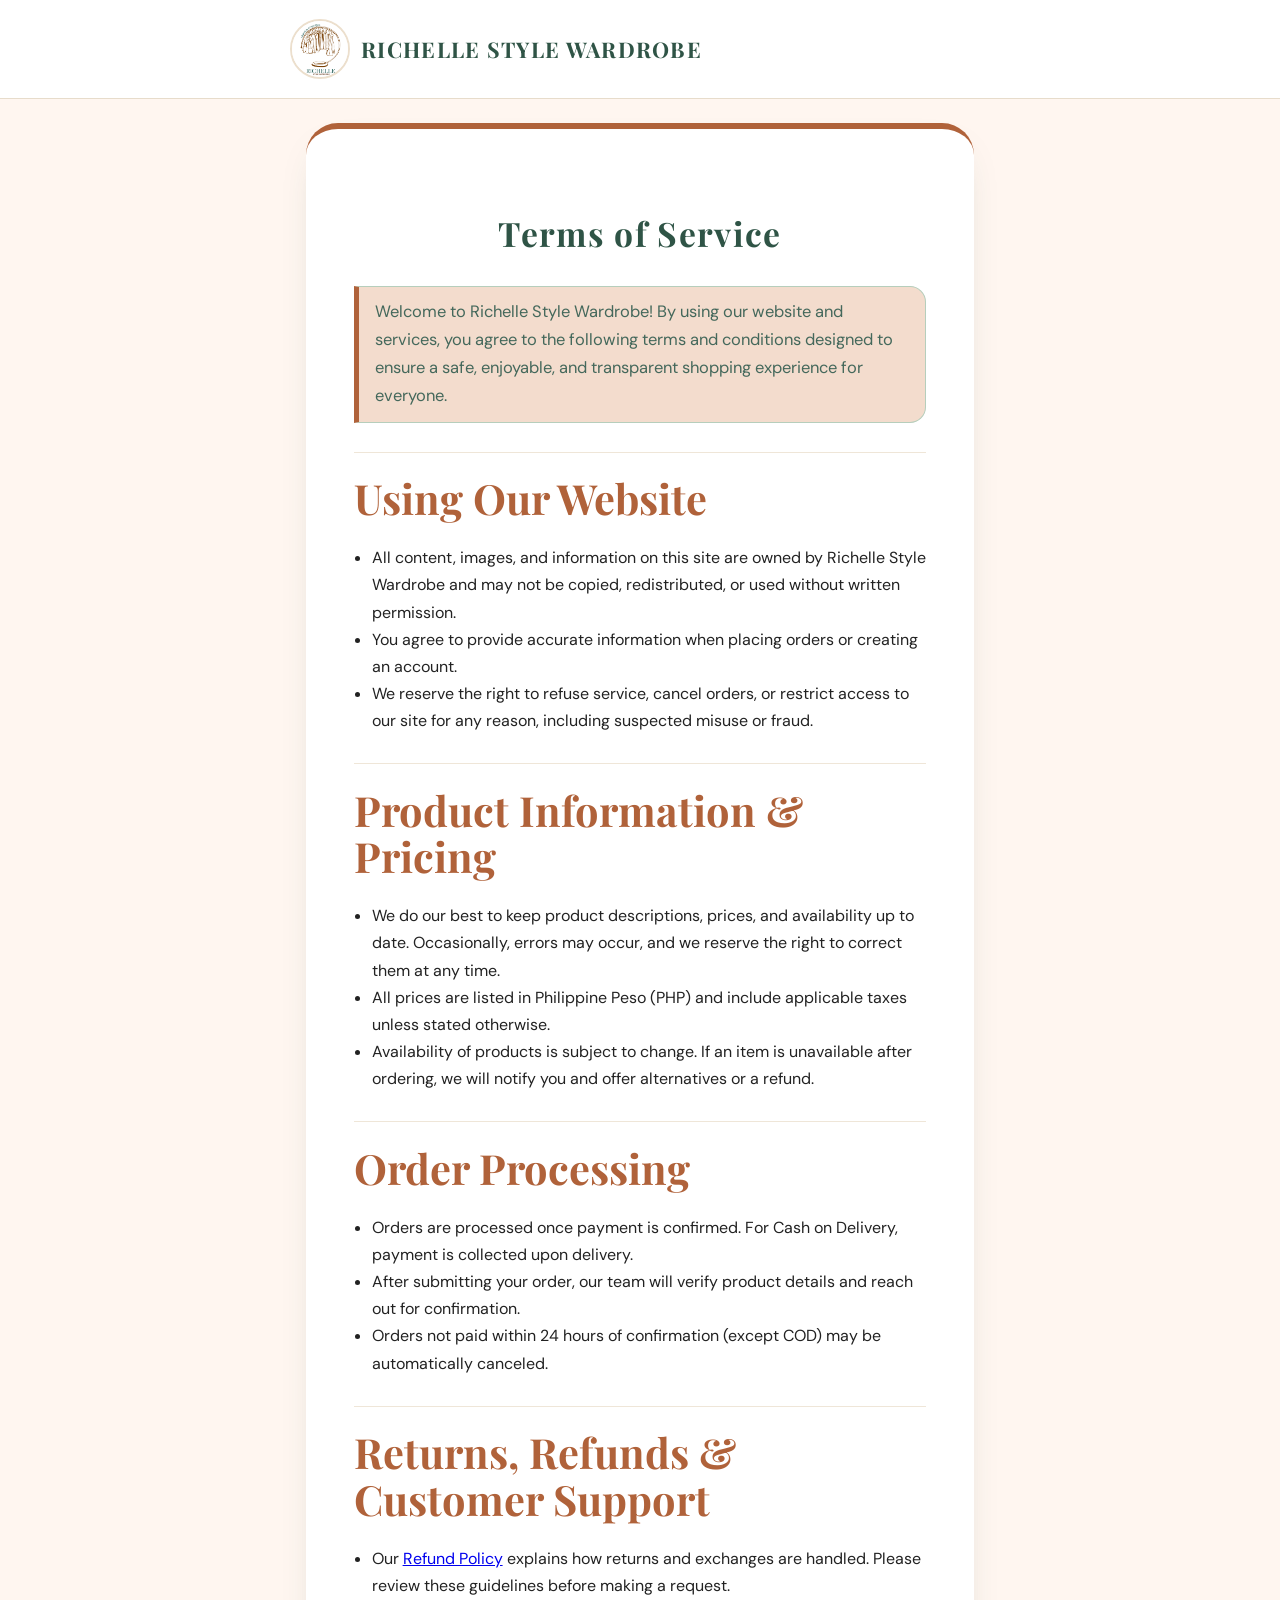
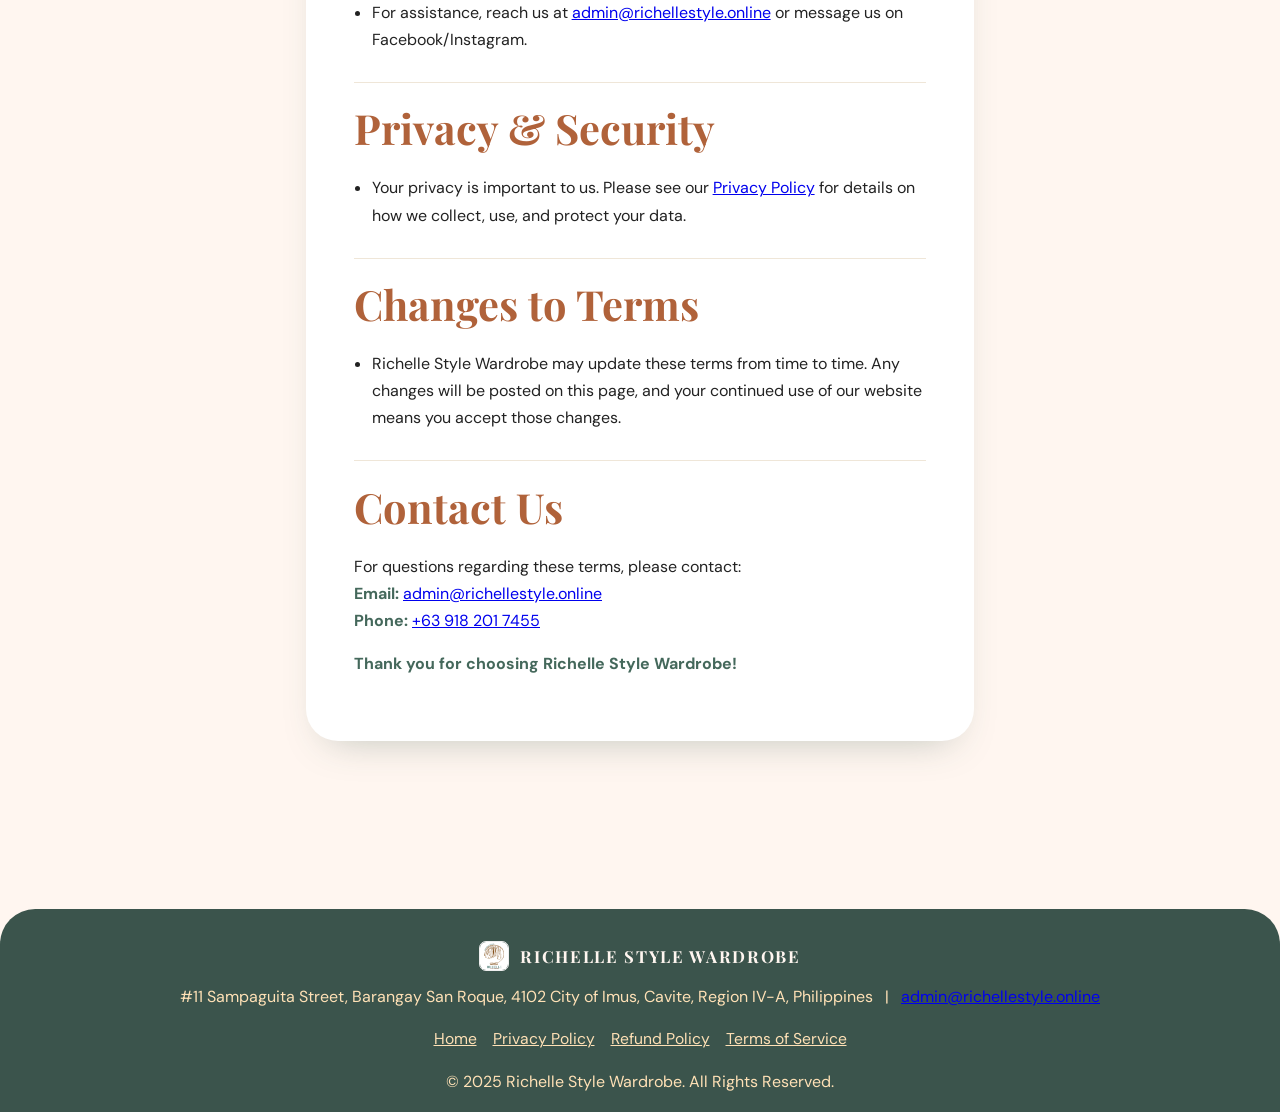
<file: terms.html>
<!DOCTYPE html>
<html lang="en">
<head>
  <meta charset="UTF-8">
  <meta name="viewport" content="width=device-width,initial-scale=1.0">
  <meta name="description" content="Richelle Style Wardrobe Terms of Service. Understand our guidelines for using our website and making purchases.">
  <meta name="theme-color" content="#fff6f0">
  <title>Terms of Service | Richelle Style Wardrobe</title>
  <link rel="icon" type="image/png" href="image/LOGO.png">
  <style>
    body {
      background: #fff6f0;
      color: #222;
      font-family: 'Segoe UI', Arial, sans-serif;
      margin: 0;
      padding: 0;
      font-size: 16px;
      line-height: 1.7;
      min-height: 100vh;
      display: flex;
      flex-direction: column;
    }
    header {
      background: #fff;
      border-bottom: 2px solid #e5ded1;
      box-shadow: 0 2px 10px rgba(68,104,91,0.04);
      padding: 0.7em 0;
    }
    .navbar {
      max-width: 700px;
      margin: auto;
      padding: 0.5em 1em;
      display: flex;
      align-items: center;
      gap: 1em;
    }
    .logo-box {
      display: flex;
      align-items: center;
      gap: 0.7em;
    }
    .logo-box img {
      width: 38px;
      height: 38px;
      border-radius: 9px;
      object-fit: contain;
      background: #fff;
      border: 1px solid #eee;
    }
    .brand-text {
      font-family: Georgia, serif;
      font-weight: bold;
      color: #44685B;
      font-size: 1.18em;
      letter-spacing: 0.06em;
    }
    main {
      flex: 1;
      max-width: 700px;
      margin: 0 auto;
      background: #fff6f0;
      padding: 2.2em 1em 1.5em 1em;
      box-sizing: border-box;
    }
    .policy-container {
      background: #fff;
      border-radius: 15px;
      box-shadow: 0 2px 14px rgba(68,104,91,0.07);
      padding: 2.2em 1.3em;
    }
    h1 {
      font-size: 2.1em;
      font-family: Georgia, serif;
      color: #44685B;
      margin-bottom: 0.7em;
      letter-spacing: 0.04em;
      text-align: center;
    }
    h2 {
      color: #8B5B2B;
      font-size: 1.15em;
      margin-top: 2em;
      margin-bottom: 0.5em;
      font-weight: bold;
    }
    ul, ol {
      margin: 1em 0 1em 1.1em;
      padding: 0;
    }
    strong {
      color: #44685B;
    }
    .highlight {
      background: #e8f5ef;
      border-radius: 7px;
      padding: 0.7em 1em;
      font-size: 1.03em;
      color: #44685B;
      margin: 1em 0;
      border: 1px solid #b6cebc;
    }
    footer {
      background: #3b544c;
      color: #ffe1b6;
      border-top: 2px solid #44685B;
      padding: 2em 1em 1em 1em;
      text-align: center;
      font-size: 1em;
      margin-top: 2em;
    }
    .footer-logo {
      display: flex;
      align-items: center;
      justify-content: center;
      gap: 0.7em;
      margin-bottom: 0.7em;
    }
    .footer-logo img {
      width: 28px; height: 28px; border-radius: 7px; background: #fff; border: 1px solid #eee;
    }
    .footer-brand {
      font-family: Georgia, serif;
      font-weight: bold;
      color: #fff6f0;
      font-size: 1.04em;
      letter-spacing: 0.09em;
    }
    .footer-links {
      margin: 1em 0 0.7em 0;
      display: flex;
      gap: 1em;
      justify-content: center;
      flex-wrap: wrap;
    }
    .footer-links a {
      color: #ffe1b6;
      text-decoration: underline;
      transition: color .14s;
      font-size: .98em;
    }
    .footer-links a:hover {
      color: #fff;
    }
    @media (max-width: 700px){
      main, .policy-container, header, footer { padding-left: 0.3em; padding-right: 0.3em;}
    }
    @media (max-width: 450px){
      .policy-container { padding: 1.2em 0.3em;}
      h1 { font-size: 1.3em;}
    }
  </style>
  <link rel="preconnect" href="https://fonts.googleapis.com"><link rel="preconnect" href="https://fonts.gstatic.com" crossorigin><link href="https://fonts.googleapis.com/css2?family=DM+Sans:wght@400;500;700&family=Playfair+Display:wght@600;700;800&display=swap" rel="stylesheet"><link rel="stylesheet" href="polish.css">
</head>
<body>
  <header>
    <nav class="navbar">
      <div class="logo-box">
        <img src="image/LOGO.png" alt="Richelle Style Wardrobe Logo">
        <span class="brand-text">RICHELLE STYLE WARDROBE</span>
      </div>
    </nav>
  </header>
  <main>
    <section class="policy-container">
      <h1>Terms of Service</h1>
      <div class="highlight">
        Welcome to Richelle Style Wardrobe! By using our website and services, you agree to the following terms and conditions designed to ensure a safe, enjoyable, and transparent shopping experience for everyone.
      </div>
      <h2>Using Our Website</h2>
      <ul>
        <li>All content, images, and information on this site are owned by Richelle Style Wardrobe and may not be copied, redistributed, or used without written permission.</li>
        <li>You agree to provide accurate information when placing orders or creating an account.</li>
        <li>We reserve the right to refuse service, cancel orders, or restrict access to our site for any reason, including suspected misuse or fraud.</li>
      </ul>
      <h2>Product Information & Pricing</h2>
      <ul>
        <li>We do our best to keep product descriptions, prices, and availability up to date. Occasionally, errors may occur, and we reserve the right to correct them at any time.</li>
        <li>All prices are listed in Philippine Peso (PHP) and include applicable taxes unless stated otherwise.</li>
        <li>Availability of products is subject to change. If an item is unavailable after ordering, we will notify you and offer alternatives or a refund.</li>
      </ul>
      <h2>Order Processing</h2>
      <ul>
        <li>Orders are processed once payment is confirmed. For Cash on Delivery, payment is collected upon delivery.</li>
        <li>After submitting your order, our team will verify product details and reach out for confirmation.</li>
        <li>Orders not paid within 24 hours of confirmation (except COD) may be automatically canceled.</li>
      </ul>
      <h2>Returns, Refunds & Customer Support</h2>
      <ul>
        <li>Our <a href="refund-policy.html">Refund Policy</a> explains how returns and exchanges are handled. Please review these guidelines before making a request.</li>
        <li>For assistance, reach us at <a href="mailto:admin@richellestyle.online">admin@richellestyle.online</a> or message us on Facebook/Instagram.</li>
      </ul>
      <h2>Privacy & Security</h2>
      <ul>
        <li>Your privacy is important to us. Please see our <a href="privacy-policy.html">Privacy Policy</a> for details on how we collect, use, and protect your data.</li>
      </ul>
      <h2>Changes to Terms</h2>
      <ul>
        <li>Richelle Style Wardrobe may update these terms from time to time. Any changes will be posted on this page, and your continued use of our website means you accept those changes.</li>
      </ul>
      <h2>Contact Us</h2>
      <p>
        For questions regarding these terms, please contact:
        <br>
        <strong>Email:</strong> <a href="mailto:admin@richellestyle.online">admin@richellestyle.online</a>
        <br>
        <strong>Phone:</strong> <a href="tel:+639182017455">+63 918 201 7455</a>
      </p>
      <p>
        <strong>Thank you for choosing Richelle Style Wardrobe!</strong>
      </p>
    </section>
  </main>
  <footer>
    <div class="footer-logo">
      <img src="image/LOGO.png" alt="Richelle Style Wardrobe Footer Logo">
      <span class="footer-brand">RICHELLE STYLE WARDROBE</span>
    </div>
    <div>
      #11 Sampaguita Street, Barangay San Roque, 4102 City of Imus, Cavite, Region IV-A, Philippines &nbsp; | &nbsp;
      <a href="mailto:admin@richellestyle.online">admin@richellestyle.online</a>
    </div>
    <div class="footer-links"><a href="index.html">Home</a>
      <a href="privacy-policy.html">Privacy Policy</a>
      <a href="refund-policy.html">Refund Policy</a>
      <a href="terms.html">Terms of Service</a>
    </div>
    <div style="margin-top:1em;">&copy; 2025 Richelle Style Wardrobe. All Rights Reserved.</div>
  </footer>
</body>
</html>
</file>
<file: polish.css>
:root {
  --main-bg: #f7f0e6;
  --accent: #2f5446;
  --secondary: #b0623a;
  --text-dark: #2a2622;
  --border-radius: 22px;
  --shadow: 0 18px 40px -22px rgba(47,84,70,.35);
  --footer-bg: #22392f;
  --footer-border: #b0623a;
  --footer-social-bg: rgba(255,255,255,.12);
  --sand: #ecdfcd;
  --clay-soft: #f3dccd;
}
html { scroll-behavior: smooth; }
body { font-family: 'DM Sans', 'Segoe UI', Arial, sans-serif; -webkit-font-smoothing: antialiased; }
h1, h2, h3, h4, .brand-text, .footer-brand, .cart-summary-title, .cart-panel h3, .hero-content h1, section h2, .policy-card h4, .product-title {
  font-family: 'Playfair Display', Georgia, serif;
}
section[id] { scroll-margin-top: 100px; }


header { border-bottom: 1px solid #e7dccb; box-shadow: none; }
.logo-box img { border-radius: 50%; border: 2px solid var(--sand); height: 56px; width: 56px; }
.brand-text { font-size: 1.35rem; color: var(--accent); letter-spacing: .06em; }
nav a { font-size: .95rem; border-radius: 999px; padding: .45rem 1rem; }
nav a:hover, nav a.active { background: var(--accent); }
.cart-btn-fixed { background: var(--accent); border-radius: 999px; box-shadow: 0 14px 30px -10px rgba(34,57,47,.6); }
.cart-btn-fixed:hover { background: var(--secondary); }
.cart-count { background: var(--clay-soft); color: var(--accent); border: none; }


main { padding-top: 1.5rem; }
section { background: none; box-shadow: none; border-radius: 0; padding: 0; margin-bottom: clamp(3.5rem, 8vw, 6rem); }
section h2 { font-size: clamp(1.8rem, 3.6vw, 2.6rem); color: var(--accent); margin-bottom: 1.4rem; line-height: 1.12; }


.hero {
  display: grid; grid-template-columns: 1.3fr .8fr; gap: 3rem; align-items: center;
  background: radial-gradient(circle at 90% 10%, rgba(176,98,58,.45), transparent 45%), var(--accent);
  color: #fff; border-radius: 2.2rem; padding: clamp(2rem, 5vw, 4.5rem); box-shadow: var(--shadow);
}
.hero-img { order: 2; max-width: none; }
.hero-img img {
  max-width: 320px; aspect-ratio: 4/5; object-fit: contain; background: #fff; padding: 2rem;
  border-radius: 10rem 10rem 1.5rem 1.5rem; border: 8px solid rgba(255,255,255,.18);
}
.hero-content h1 { color: #fff; font-size: clamp(2rem, 4.4vw, 3.3rem); }
.hero-content p { color: #e3efe9; font-size: 1.08rem; }
.hero-content p strong { color: #ffd9b8; }
.hero-content .cta-btn { background: #f1c8a6; color: #22392f; border-radius: 999px; padding: .85em 2em; font-weight: 700; text-decoration: none; }
.hero-content .cta-btn:hover { background: #fff; }


#products h2 { text-align: center; }
#products h2::after { content: ''; display: block; width: 64px; height: 3px; margin: .9rem auto 0; background: var(--secondary); border-radius: 2px; }
.product-list { gap: 2rem 1.8rem; align-items: start; grid-auto-rows: auto; margin: 2.5rem 0 0; }
.product-card {
  background: #fff; border: none; border-radius: 1.6rem; padding: .8rem .8rem 1.4rem; min-height: 0; height: auto;
  gap: .5rem; align-items: stretch; box-shadow: var(--shadow); transition: transform .25s, box-shadow .25s;
}
.product-card:hover { transform: translateY(-6px); box-shadow: 0 24px 44px -22px rgba(47,84,70,.5); }
.product-card img { max-width: none; width: 100%; aspect-ratio: 1/1; border-radius: 1.2rem; margin: 0 0 .6rem; background: var(--sand); }
.product-title { padding: 0 .6rem; font-size: 1.15rem; }
.product-price { padding: 0 .6rem; font-size: 1.15rem; font-weight: 700; color: var(--secondary); margin: 0; }
.add-cart-btn { margin: .6rem .6rem 0; border-radius: 999px; background: transparent; color: var(--accent); border: 1.5px solid var(--accent); padding: .6em 1em; font-weight: 600; transition: background .2s, color .2s; }
.add-cart-btn:hover { background: var(--accent); color: #fff; }
@media (min-width: 951px) {
  .product-card:nth-child(3n+2) { margin-top: 2.6rem; }
}


#about { background: var(--sand); border-radius: 2.2rem; padding: clamp(1.8rem, 4vw, 3.5rem); }
#about .about-content { gap: 3rem; align-items: center; }
#about ul { list-style: none; padding: 0; display: grid; grid-template-columns: 1fr 1fr; gap: .7rem; margin: 1.2rem 0; }
#about li { background: #fff; border-radius: 999px; padding: .55rem 1.1rem; font-size: .94rem; font-weight: 500; margin: 0; }
#about li::before { content: '✦'; color: var(--secondary); margin-right: .5rem; }
.about-img img { width: 200px; background: #fff; padding: 1.4rem; border: none; border-radius: 50%; box-shadow: var(--shadow); }


#testimonials h2 { margin-bottom: 2rem; }
.testimonials-list { flex-direction: row !important; flex-wrap: wrap; align-items: stretch !important; justify-content: center !important; gap: 1.6rem; }
.testimonial-card {
  flex: 1 1 260px; max-width: none; margin: 0 !important; background: #fff; border: none; border-top: 5px solid var(--secondary);
  border-radius: 1.4rem; font-style: normal; font-family: 'Playfair Display', Georgia, serif; text-align: left !important; align-items: flex-start; justify-content: flex-start;
  padding: 1.8rem 1.6rem 1.4rem; font-size: 1.05rem; box-shadow: var(--shadow);
}
.testimonial-card:nth-child(2) { background: var(--accent); color: #fff; border-top-color: #f1c8a6; }
.testimonial-card:nth-child(2) span { color: #f1c8a6; }
.testimonial-card span { font-family: 'DM Sans', sans-serif; text-align: left !important; font-size: .92rem; }


#faq { display: grid; grid-template-columns: .7fr 1.6fr; gap: 3rem; align-items: start; }
#faq h2 { position: sticky; top: 110px; }
.faq-list { display: flex; flex-direction: column; gap: .8rem; }
.faq-item { margin: 0; background: #fff; border-radius: 1.1rem; padding: 1.1rem 1.4rem; border-left: 4px solid var(--secondary); }
.faq-q { font-size: 1.02rem; }
.faq-a { margin: .25rem 0 0; color: #5a534b; }


#contact { background: var(--footer-bg); color: #efe6d9; border-radius: 2.2rem; padding: clamp(1.8rem, 4vw, 3.5rem); }
#contact h2 { color: #fff; }
#contact strong { color: #f1c8a6; }
#contact a { color: #ffd9b8; }
.contact-social a { color: #22392f; background: #f1c8a6; padding: .45rem 1.1rem; border-radius: 999px; margin: 0 .6rem .6rem 0; }
.contact-social a:hover { background: #fff; color: #22392f; }
.contact-social span { color: #b9cfc4 !important; }


#delivery h2 { text-align: center; }
.delpay-list { list-style: none; padding: 0; margin: 2rem 0 0; display: grid; grid-template-columns: repeat(4, 1fr); gap: 1.2rem; counter-reset: dl; }
.delpay-list li { counter-increment: dl; background: #fff; border-radius: 1.3rem; padding: 3.2rem 1.3rem 1.4rem; position: relative; font-size: .95rem; box-shadow: var(--shadow); }
.delpay-list li::before { content: counter(dl, decimal-leading-zero); position: absolute; top: 1rem; left: 1.3rem; font-family: 'Playfair Display', serif; font-size: 1.6rem; font-weight: 700; color: var(--secondary); }


.policy-list { gap: 1.5rem; margin: 0 0 1rem; }
.policy-card { background: transparent; border: none; border-top: 3px solid var(--accent); border-radius: 0; box-shadow: none; padding: 1.2rem .2rem 0; }
.policy-card h4 a { color: inherit; text-decoration: none; border-bottom: 2px solid var(--secondary); }
.policy-card h4 a:hover { color: var(--secondary); }


.cart-panel, .cart-summary-panel { border-radius: 1.6rem; }
.cart-summary-panel { border: none; }
.checkout-btn, .cart-summary-link { border-radius: 999px; }
.checkout-btn { background: var(--accent); }
.checkout-btn:hover { background: var(--secondary); }


footer { border-top: none; border-radius: 2.2rem 2.2rem 0 0; margin-top: 3rem; overflow: hidden; }
.footer-brand { letter-spacing: .1em; }
.footer-social-link { border-radius: 999px; padding: .4em 1.2em; }


.policy-container, .summary-container {
  background: #fff; border-radius: 2rem; box-shadow: var(--shadow); padding: clamp(1.6rem, 4vw, 3rem); border-top: 6px solid var(--secondary);
}
.policy-container h1, .summary-title { font-family: 'Playfair Display', Georgia, serif; color: var(--accent); }
.policy-container h2 { color: var(--secondary); border-top: 1px solid #efe6d8; padding-top: 1.4rem; margin-top: 1.8rem; }
.highlight { background: var(--clay-soft); border-left: 5px solid var(--secondary); border-radius: 0 1rem 1rem 0; }
.form-row input, .form-row select, .form-row textarea { border-radius: .8rem; }
.form-row input:focus, .form-row select:focus, .form-row textarea:focus { outline: 3px solid rgba(47,84,70,.2); border-color: var(--accent); }

@media (max-width: 900px) {
  .hero { grid-template-columns: minmax(0, 1fr); text-align: center; }
  .hero-img { order: 0; }
  .hero-content .cta-btn { margin: 0 auto; }
  #faq { grid-template-columns: minmax(0, 1fr); gap: 1rem; }
  #faq h2 { position: static; }
  .delpay-list { grid-template-columns: 1fr 1fr; }
}
@media (max-width: 600px) {
  #about ul { grid-template-columns: minmax(0, 1fr); }
  .delpay-list { grid-template-columns: minmax(0, 1fr); }
  .hero { border-radius: 1.6rem; }
}
@media (prefers-reduced-motion: reduce) { html { scroll-behavior: auto; } * { transition: none !important; } }
</file>
